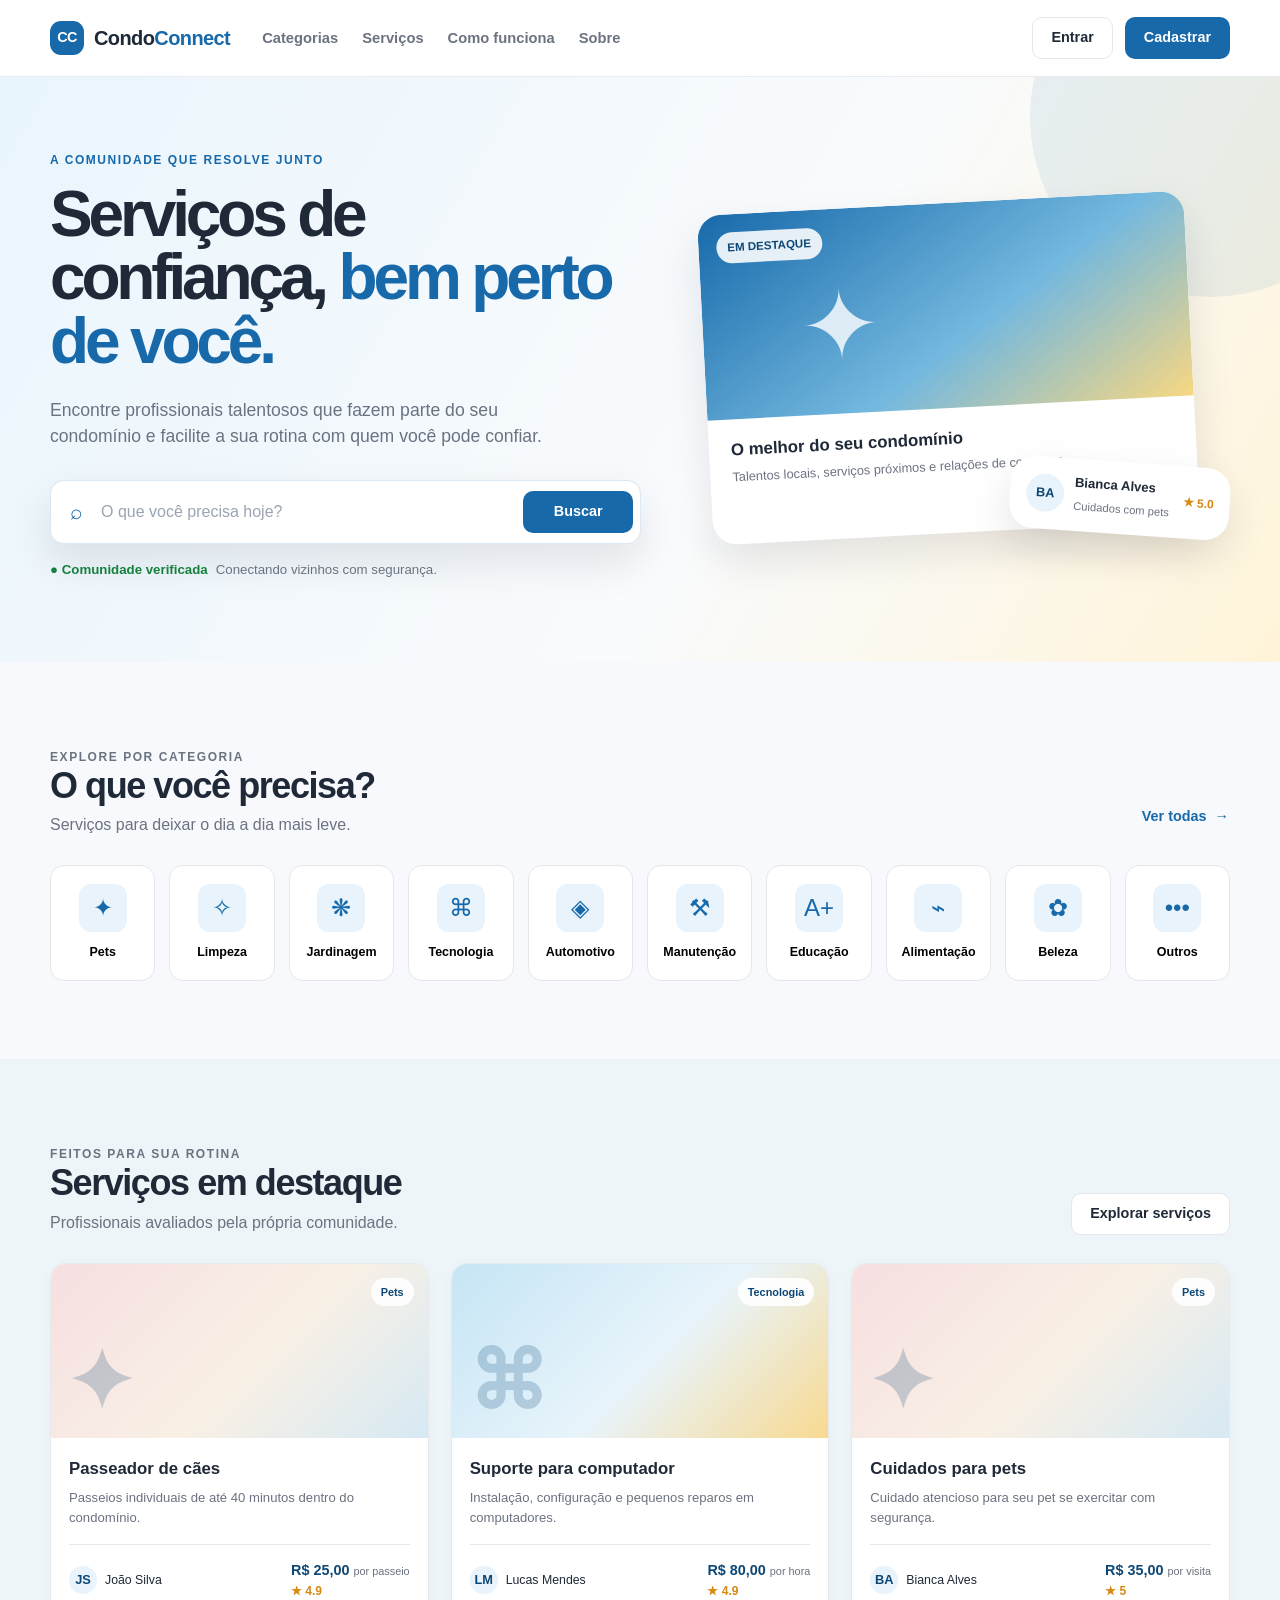
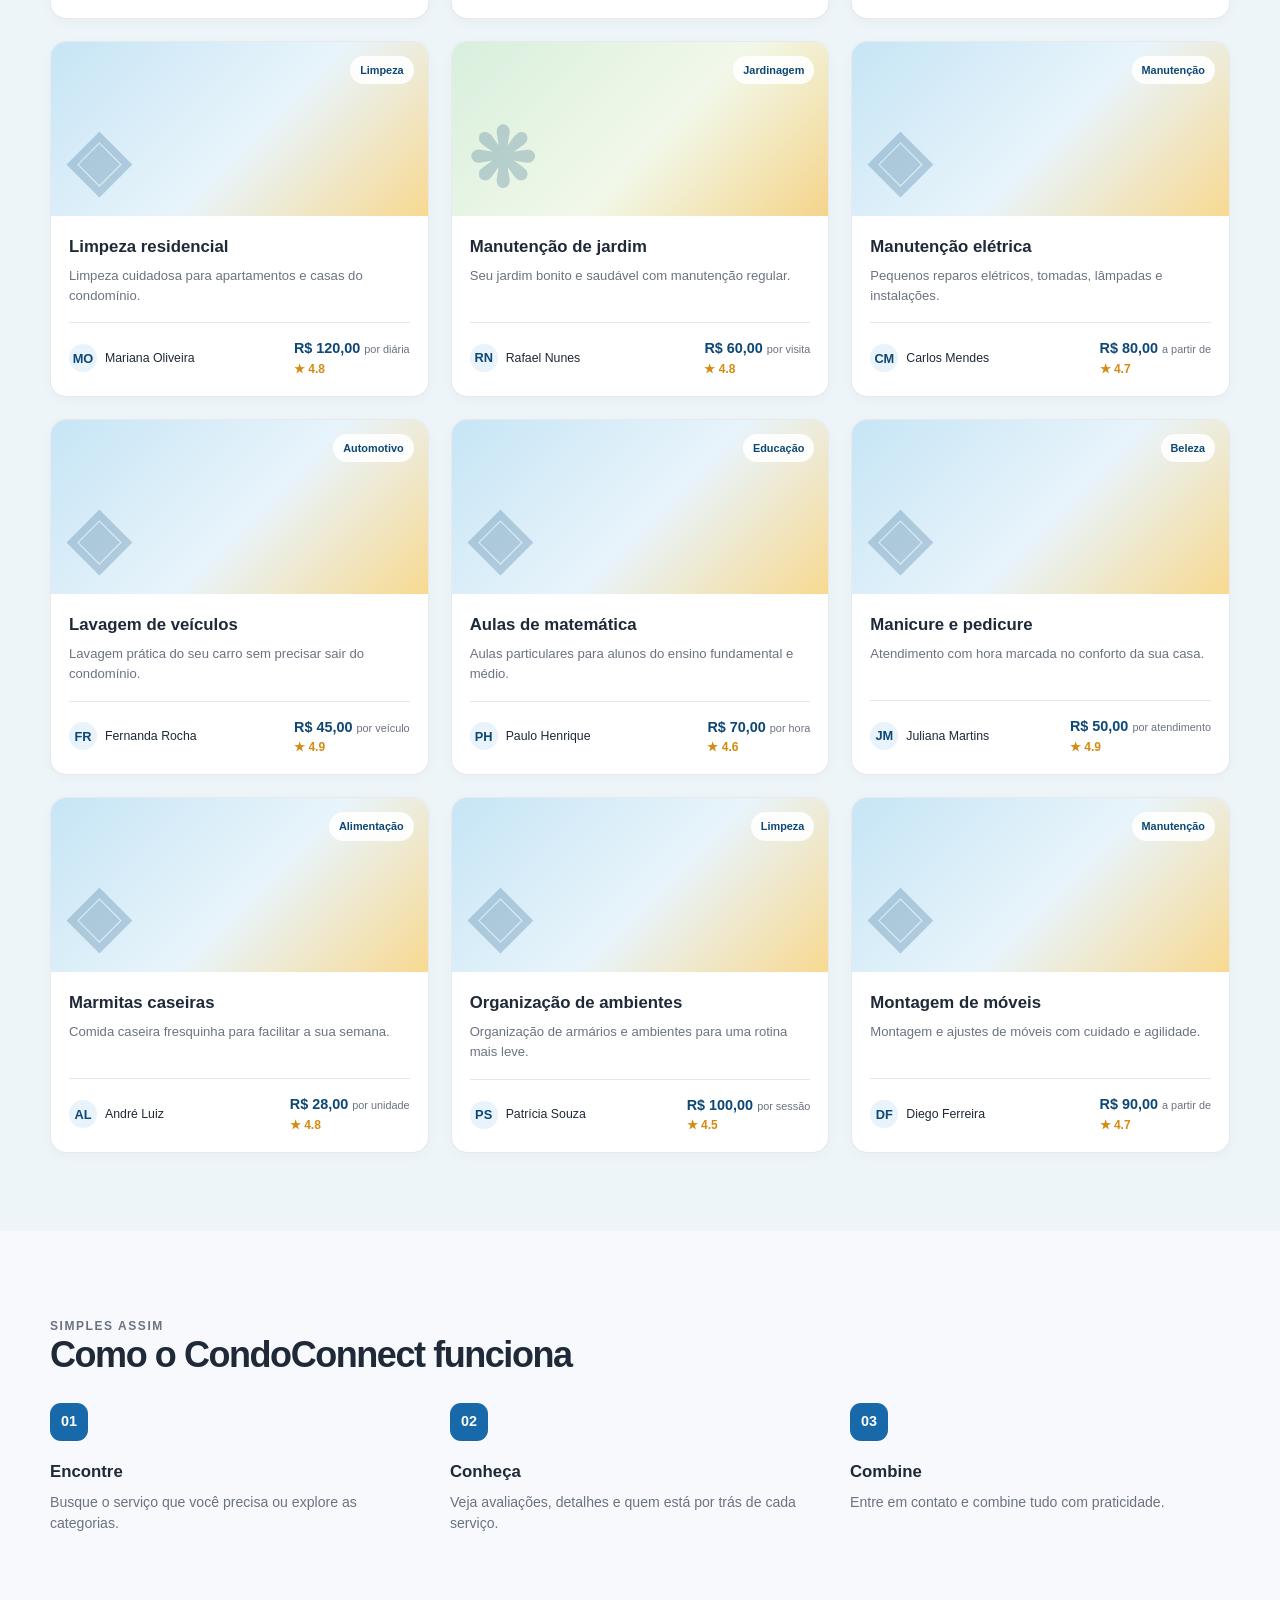
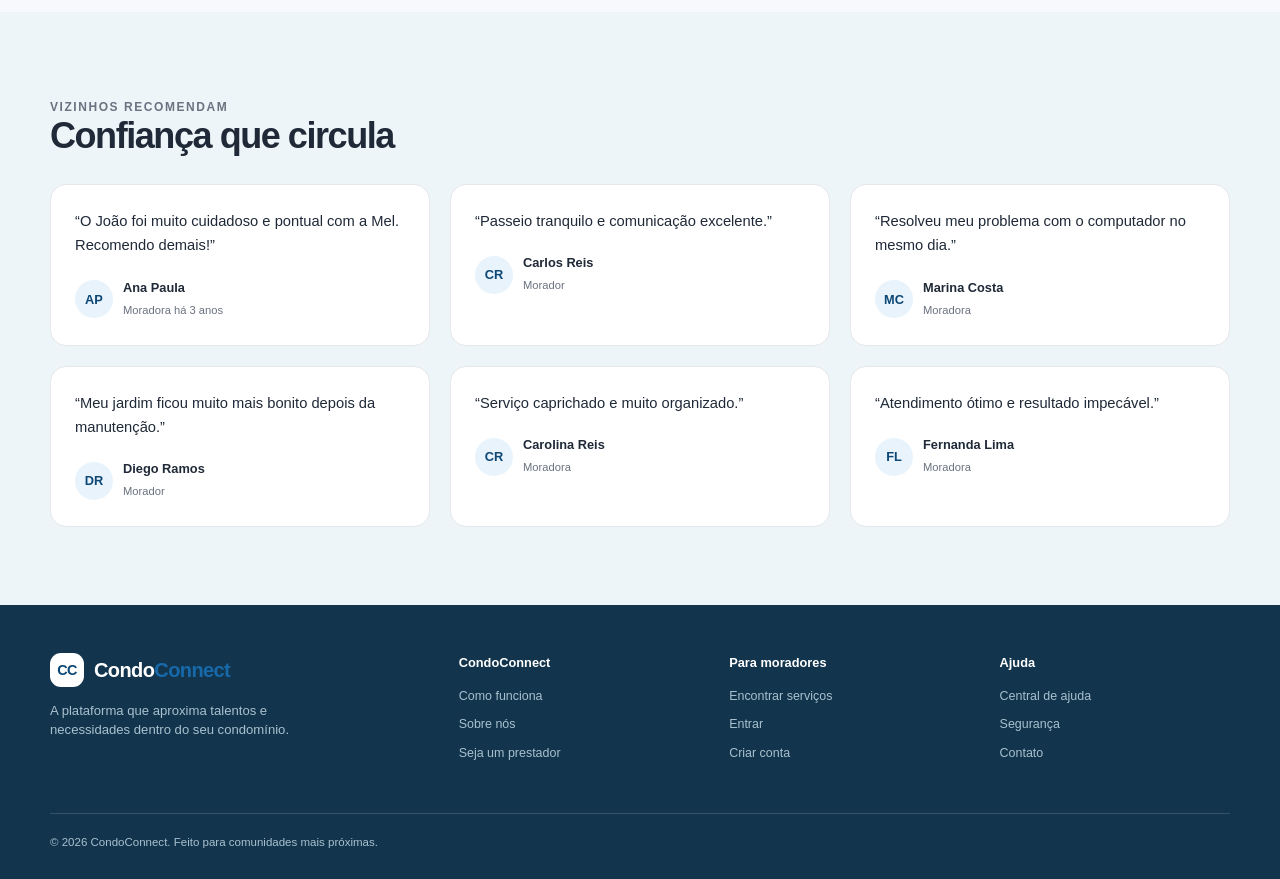
<file: index.html>
<!doctype html>
<html lang="pt-BR">
<head>
  <meta charset="utf-8">
  <meta name="viewport" content="width=device-width, initial-scale=1">
  <title>CondoConnect | Serviços perto de você</title>
  <link rel="stylesheet" href="css/style.css">
  <link rel="stylesheet" href="css/responsive.css">
</head>
<body data-page="home">
  <main id="app" class="page-shell"></main>
  <script type="module" src="js/app.js"></script>
</body>
</html>
</file>
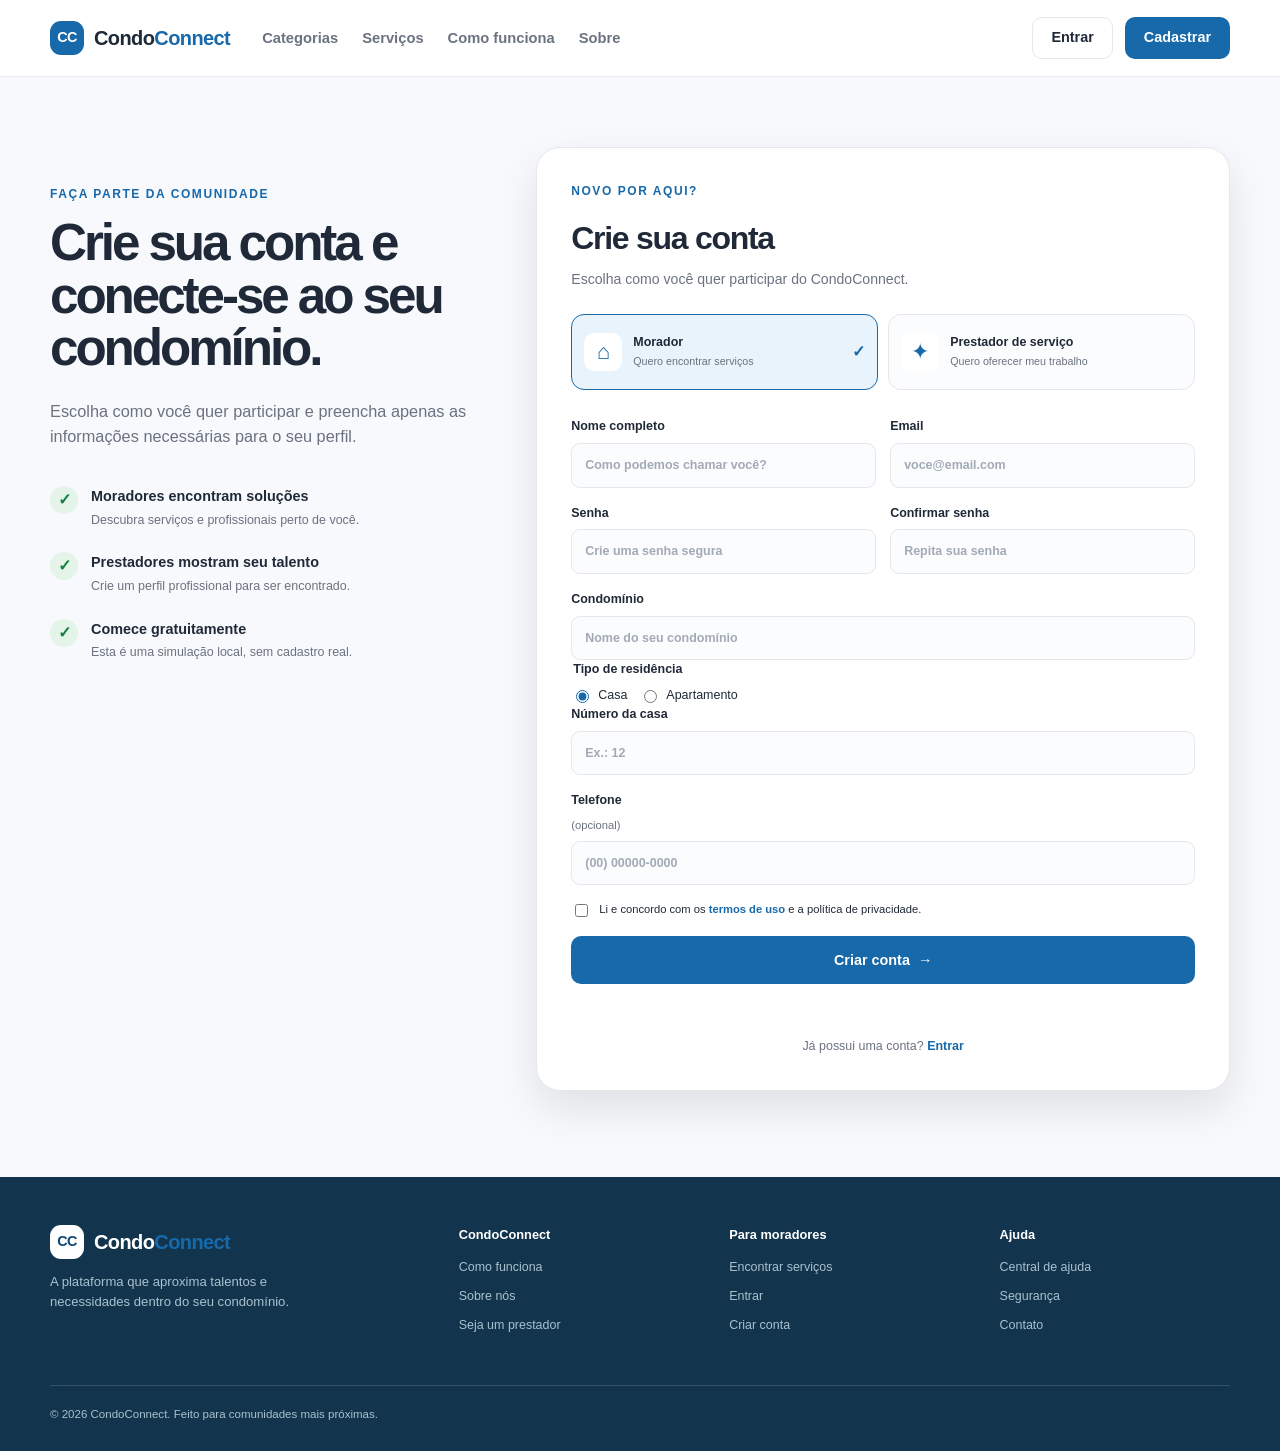
<file: cadastro.html>
<!doctype html>
<html lang="pt-BR">
<head>
  <meta charset="utf-8">
  <meta name="viewport" content="width=device-width, initial-scale=1">
  <title>Cadastrar | CondoConnect</title>
  <link rel="stylesheet" href="css/style.css">
  <link rel="stylesheet" href="css/responsive.css">
</head>
<body data-page="cadastro">
  <main id="app" class="page-shell"></main>
  <script type="module" src="js/app.js"></script>
</body>
</html>
</file>
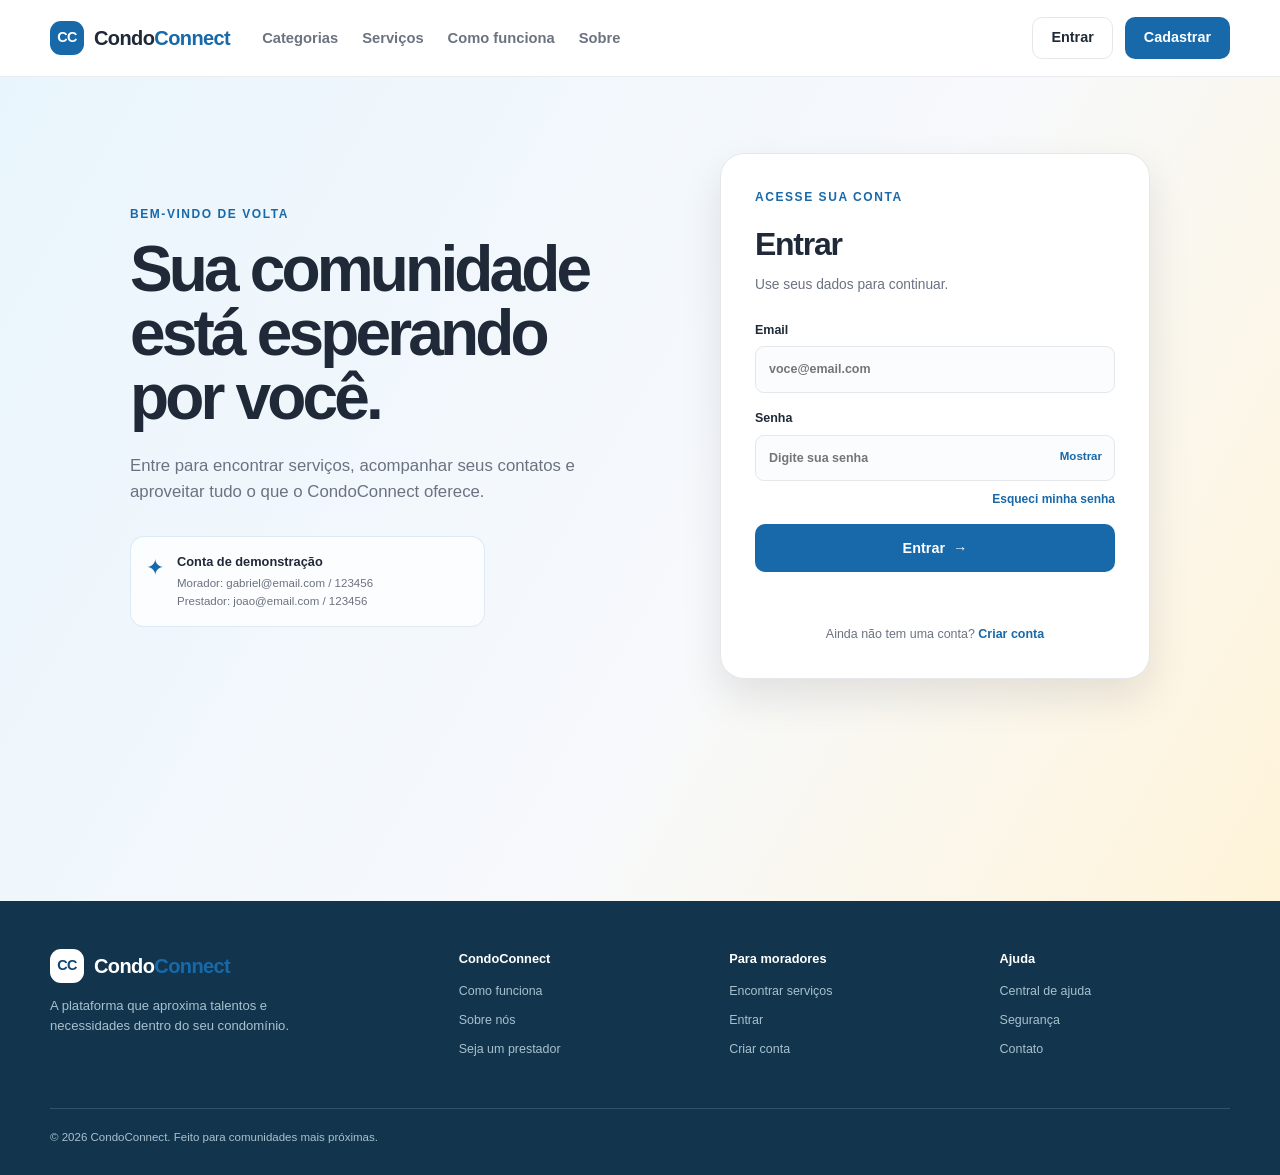
<file: login.html>
<!doctype html>
<html lang="pt-BR">
<head>
  <meta charset="utf-8">
  <meta name="viewport" content="width=device-width, initial-scale=1">
  <title>Entrar | CondoConnect</title>
  <link rel="stylesheet" href="css/style.css">
  <link rel="stylesheet" href="css/responsive.css">
</head>
<body data-page="login">
  <main id="app" class="page-shell"></main>
  <script type="module" src="js/app.js"></script>
</body>
</html>
</file>
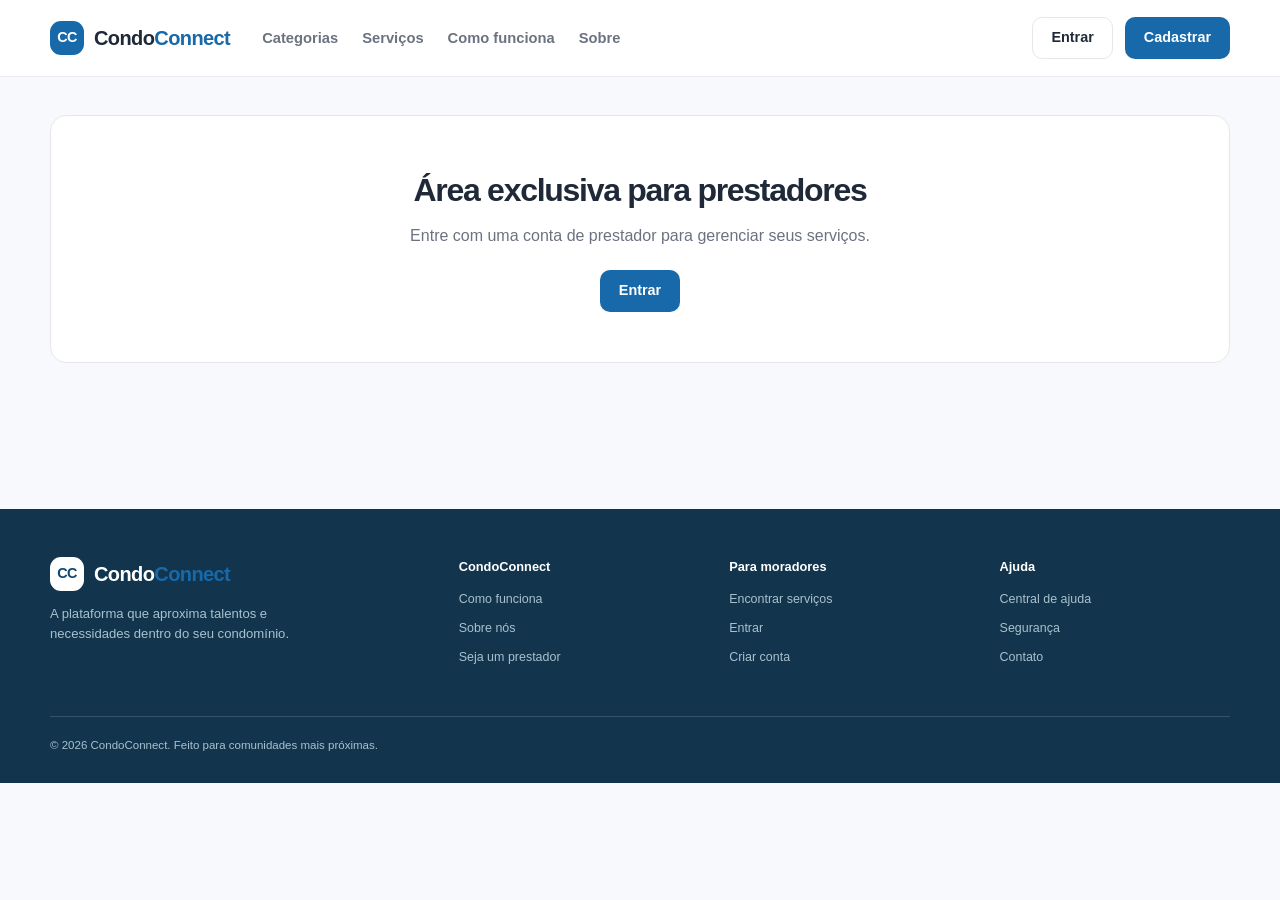
<file: meus-servicos.html>
<!doctype html>
<html lang="pt-BR">
<head>
  <meta charset="utf-8">
  <meta name="viewport" content="width=device-width, initial-scale=1">
  <title>Meus serviços | CondoConnect</title>
  <link rel="stylesheet" href="css/style.css">
  <link rel="stylesheet" href="css/responsive.css">
</head>
<body data-page="meus-servicos">
  <main id="app" class="page-shell"></main>
  <script type="module" src="js/app.js"></script>
</body>
</html>
</file>
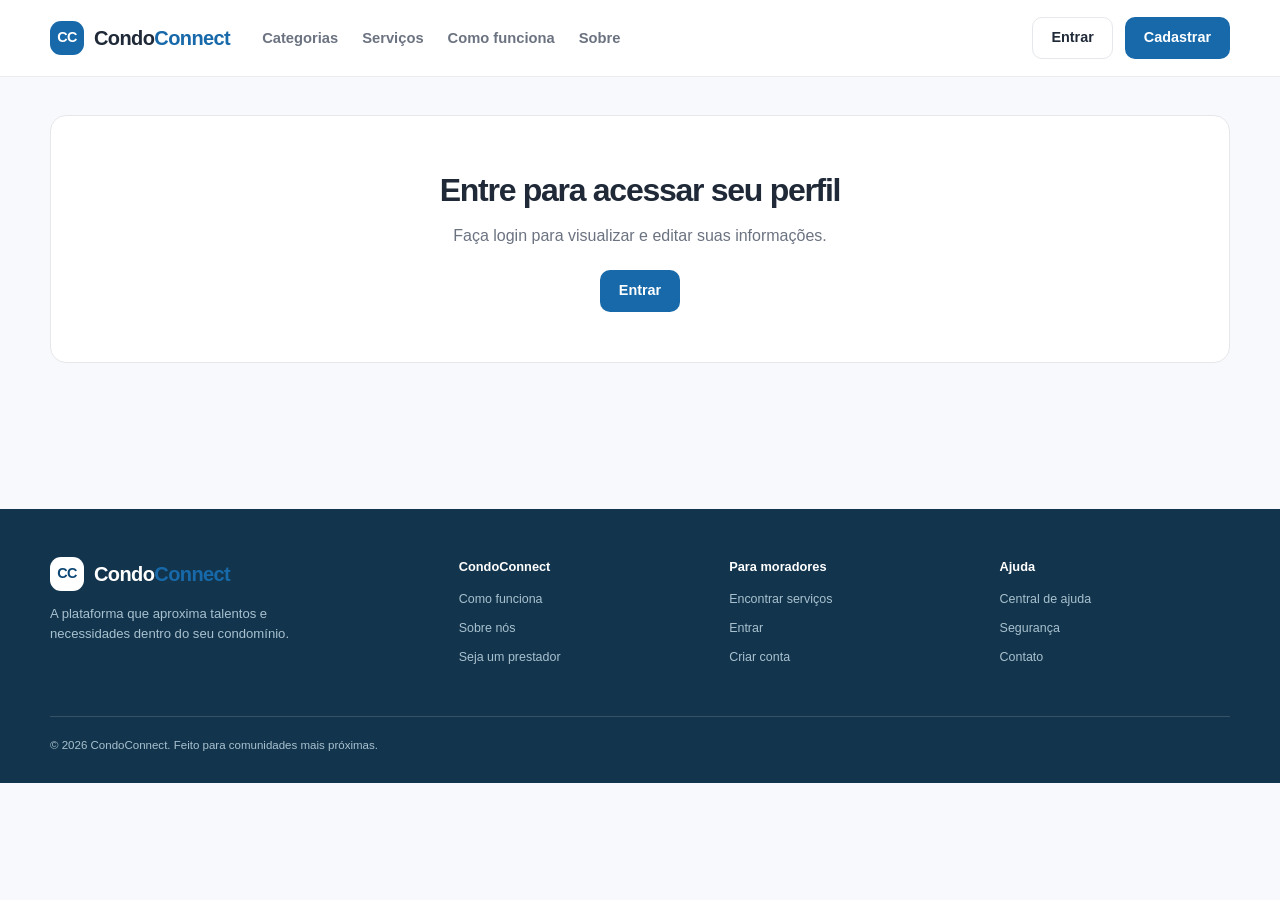
<file: perfil.html>
<!doctype html>
<html lang="pt-BR">
<head>
  <meta charset="utf-8">
  <meta name="viewport" content="width=device-width, initial-scale=1">
  <title>Meu perfil | CondoConnect</title>
  <link rel="stylesheet" href="css/style.css">
  <link rel="stylesheet" href="css/responsive.css">
</head>
<body data-page="perfil">
  <main id="app" class="page-shell"></main>
  <script type="module" src="js/app.js"></script>
</body>
</html>
</file>
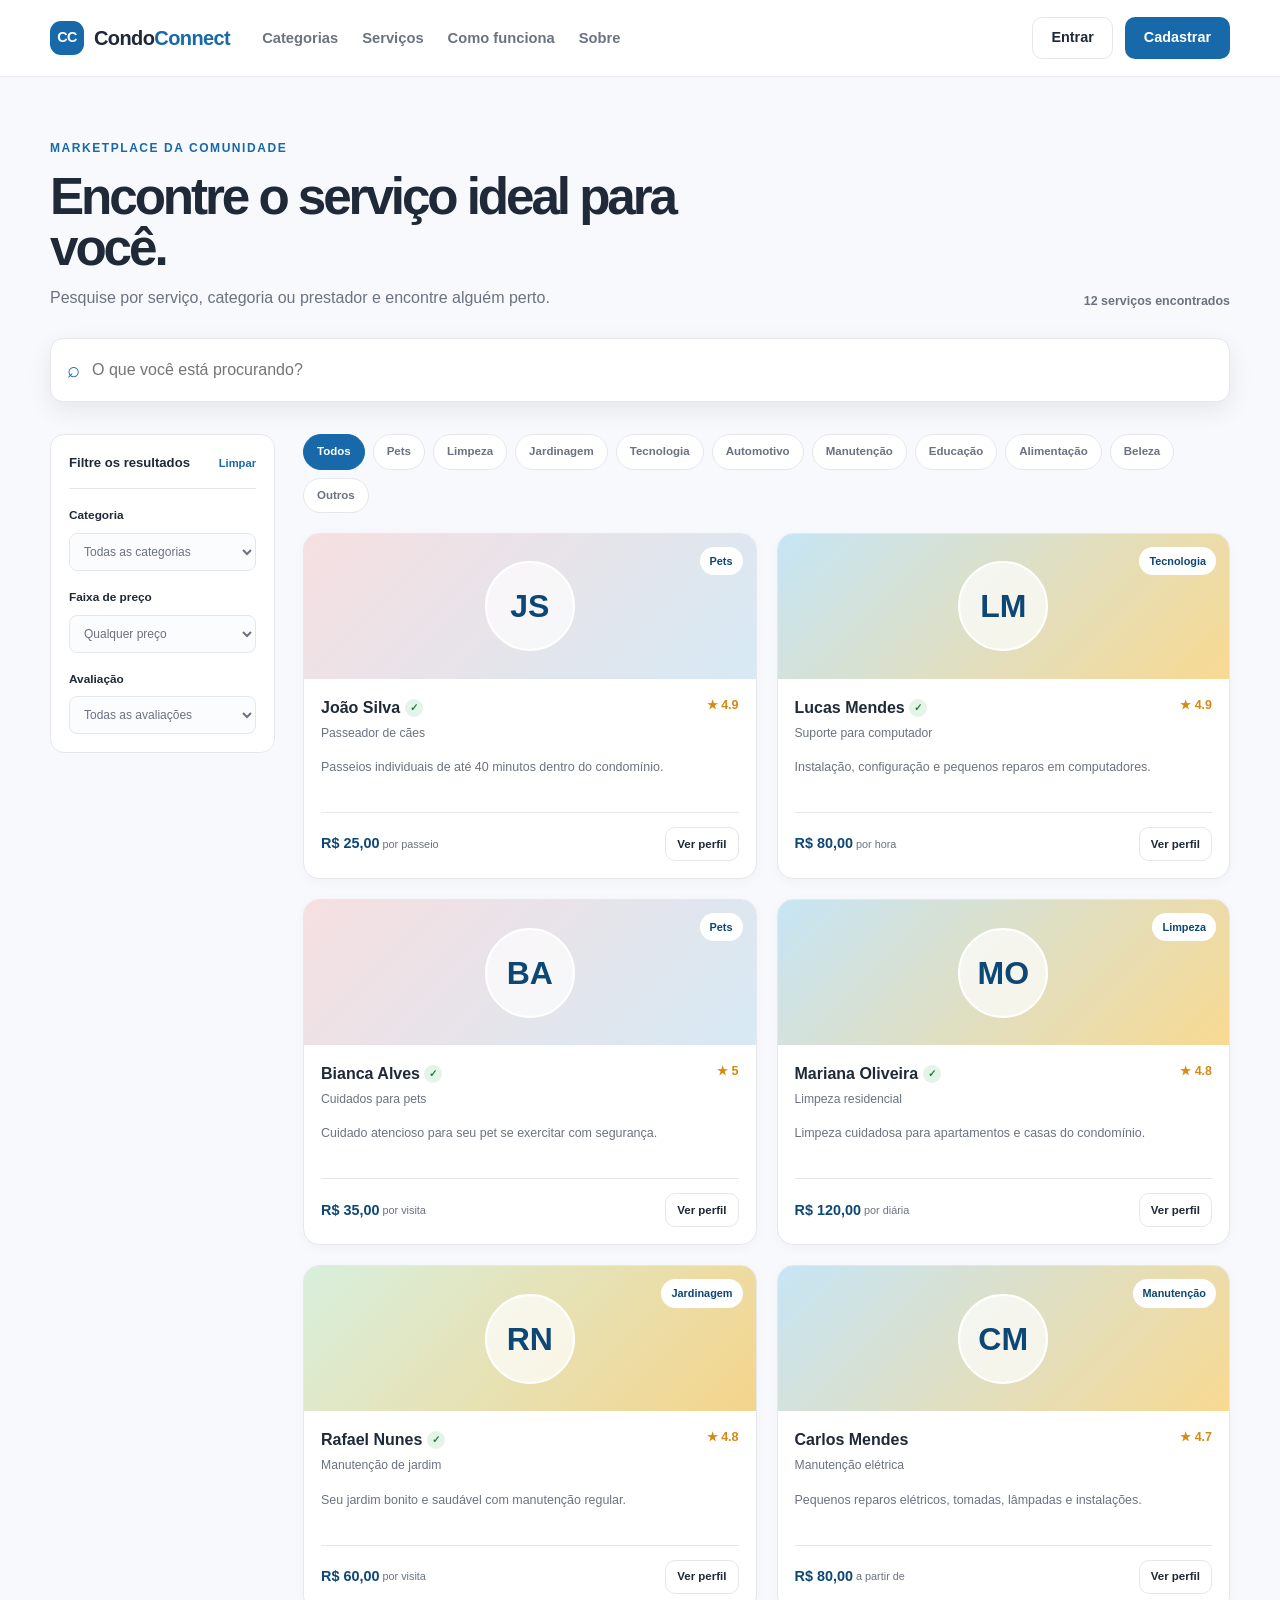
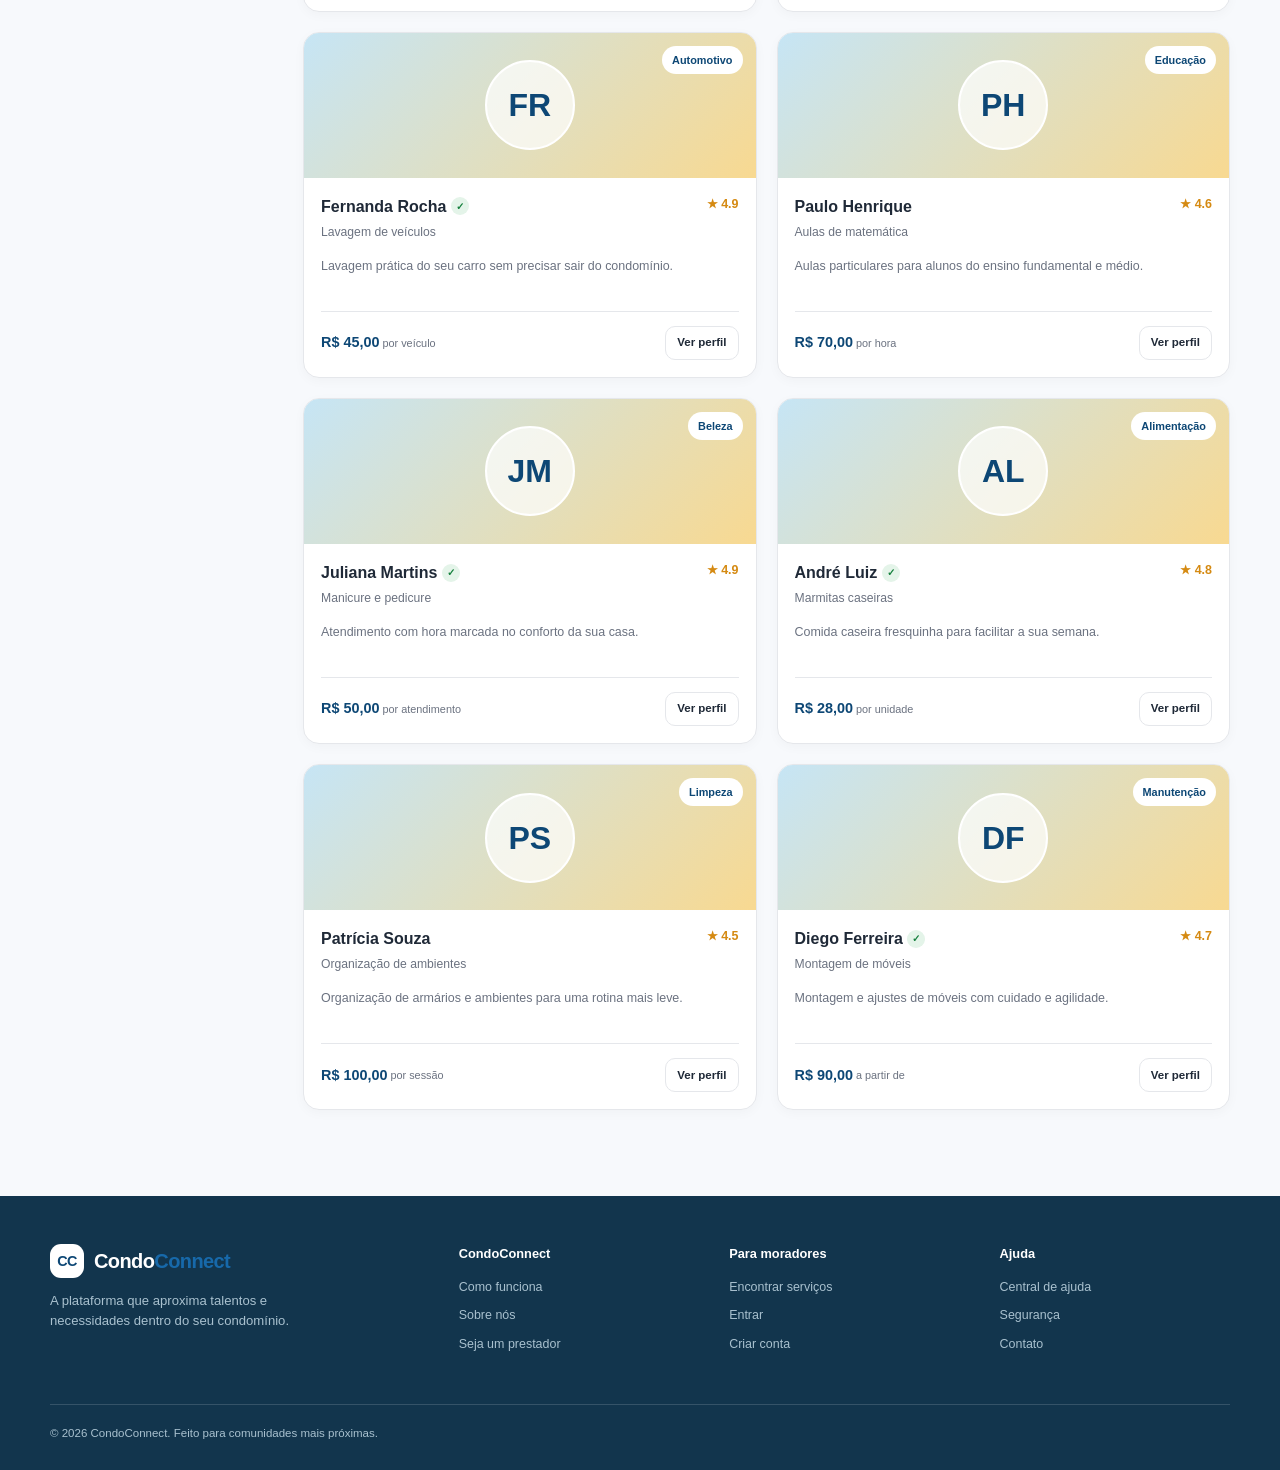
<file: servicos.html>
<!doctype html>
<html lang="pt-BR">
<head>
  <meta charset="utf-8">
  <meta name="viewport" content="width=device-width, initial-scale=1">
  <title>Serviços | CondoConnect</title>
  <link rel="stylesheet" href="css/style.css">
  <link rel="stylesheet" href="css/responsive.css">
</head>
<body data-page="servicos">
  <main id="app" class="page-shell"></main>
  <script type="module" src="js/app.js"></script>
</body>
</html>
</file>
<file: css/style.css>
:root {
  --color-primary: #1769aa;
  --color-primary-dark: #0d4775;
  --color-primary-soft: #e8f3fb;
  --color-background: #f7f9fc;
  --color-surface: #ffffff;
  --color-text: #1f2937;
  --color-muted: #6b7280;
  --color-border: #e5e7eb;
  --color-success: #15803d;
  --color-danger: #b91c1c;
  --color-accent: #f2b84b;
  --radius-sm: 8px;
  --radius-md: 16px;
  --radius-lg: 24px;
  --shadow-soft: 0 8px 24px rgba(15, 23, 42, 0.08);
  --shadow-card: 0 18px 42px rgba(15, 23, 42, 0.1);
  --content-width: 1180px;
}

* { box-sizing: border-box; }
[hidden] { display: none !important; }

html { scroll-behavior: smooth; }

body {
  margin: 0;
  background: var(--color-background);
  color: var(--color-text);
  font-family: "Trebuchet MS", "Segoe UI", sans-serif;
  line-height: 1.5;
}

.page-shell { min-height: 100vh; }

a { color: inherit; text-decoration: none; }
button, input { font: inherit; }
button { cursor: pointer; }

.container { width: min(calc(100% - 40px), var(--content-width)); margin: 0 auto; }
.site-header { background: var(--color-surface); border-bottom: 1px solid rgba(229, 231, 235, .8); }
.nav-bar { align-items: center; display: flex; gap: 32px; min-height: 76px; }
.brand { align-items: center; display: inline-flex; font-size: 1.25rem; font-weight: 800; gap: 10px; letter-spacing: -.03em; }
.brand-mark { align-items: center; background: var(--color-primary); border-radius: 11px; color: white; display: inline-flex; font-size: .9rem; height: 34px; justify-content: center; width: 34px; }
.brand-name span { color: var(--color-primary); }
.nav-links { align-items: center; display: flex; flex: 1; gap: 24px; }
.nav-links a { color: var(--color-muted); font-size: .92rem; font-weight: 700; }
.nav-links a:hover { color: var(--color-primary); }
.nav-actions { align-items: center; display: flex; gap: 12px; }
.user-greeting { color: var(--color-muted); font-size: .78rem; font-weight: 800; }
.button { align-items: center; border: 1px solid transparent; border-radius: 10px; display: inline-flex; font-size: .9rem; font-weight: 800; gap: 8px; justify-content: center; min-height: 42px; padding: 0 18px; transition: .2s ease; }
.button-primary { background: var(--color-primary); color: white; }
.button-primary:hover { background: var(--color-primary-dark); transform: translateY(-1px); }
.button-secondary { background: white; border-color: var(--color-border); color: var(--color-text); }
.button-secondary:hover { border-color: var(--color-primary); color: var(--color-primary); }
.button-quiet { color: var(--color-primary); padding: 0; }
.mobile-menu { background: transparent; border: 0; color: var(--color-text); display: none; font-size: 1.4rem; }

.hero { background: linear-gradient(120deg, #e9f5fc 0%, #f9fbfd 58%, #fff4d9 100%); overflow: hidden; padding: 74px 0 82px; position: relative; }
.hero::after { background: rgba(23, 105, 170, .08); border-radius: 50%; content: ""; height: 360px; position: absolute; right: -110px; top: -140px; width: 360px; }
.hero-grid { align-items: center; display: grid; gap: 54px; grid-template-columns: minmax(0, 1.05fr) minmax(340px, .95fr); position: relative; z-index: 1; }
.eyebrow { color: var(--color-primary); font-size: .75rem; font-weight: 900; letter-spacing: .13em; margin: 0 0 14px; text-transform: uppercase; }
.hero h1 { font-size: clamp(2.5rem, 5vw, 4.55rem); letter-spacing: -.065em; line-height: .99; margin: 0; max-width: 680px; }
.hero h1 span { color: var(--color-primary); }
.hero-copy { color: var(--color-muted); font-size: 1.1rem; margin: 24px 0 30px; max-width: 540px; }
.search-box { align-items: center; background: white; border: 1px solid rgba(23, 105, 170, .15); border-radius: 14px; box-shadow: var(--shadow-card); display: flex; max-width: 620px; padding: 7px; }
.search-icon { color: var(--color-primary); font-size: 1.3rem; padding: 0 12px; }
.search-box input { border: 0; color: var(--color-text); flex: 1; min-width: 0; outline: 0; padding: 12px 6px; }
.search-box input::placeholder { color: #9aa4b2; }
.search-box .button { min-width: 110px; }
.hero-note { align-items: center; color: var(--color-muted); display: flex; font-size: .83rem; gap: 8px; margin-top: 16px; }
.hero-note strong { color: var(--color-success); }
.hero-visual { min-height: 360px; position: relative; }
.hero-card { background: white; border-radius: var(--radius-lg); box-shadow: var(--shadow-card); overflow: hidden; position: absolute; }
.hero-card-main { height: 330px; inset: 18px 38px 18px 10px; transform: rotate(-3deg); }
.hero-card-art { background: linear-gradient(145deg, #1769aa, #73b8df 58%, #f8d782); height: 205px; position: relative; }
.hero-card-art::before { color: rgba(255,255,255,.8); content: "✦"; font-size: 6rem; left: 20%; position: absolute; top: 22%; }
.hero-card-body { padding: 18px 22px; }
.hero-card-body h3 { font-size: 1.05rem; margin: 0 0 5px; }
.hero-card-body p { color: var(--color-muted); font-size: .8rem; margin: 0; }
.hero-card-tag { background: rgba(255,255,255,.88); border-radius: 99px; color: var(--color-primary-dark); font-size: .72rem; font-weight: 900; left: 18px; padding: 7px 11px; position: absolute; top: 18px; }
.hero-card-float { bottom: 12px; padding: 14px 16px; right: 0; transform: rotate(4deg); width: 220px; }
.float-row { align-items: center; display: flex; gap: 10px; }
.avatar { align-items: center; background: var(--color-primary-soft); border-radius: 50%; color: var(--color-primary-dark); display: inline-flex; flex: 0 0 auto; font-size: .8rem; font-weight: 900; height: 38px; justify-content: center; width: 38px; }
.float-row strong { display: block; font-size: .82rem; }
.float-row small { color: var(--color-muted); font-size: .7rem; }
.rating { color: #d58a12; font-size: .75rem; font-weight: 900; margin-left: auto; }

.section { padding: 78px 0; }
.section-heading { align-items: end; display: flex; justify-content: space-between; margin-bottom: 28px; }
.section-heading h2 { font-size: clamp(1.6rem, 3vw, 2.25rem); letter-spacing: -.04em; line-height: 1.1; margin: 0; }
.section-heading p { color: var(--color-muted); margin: 8px 0 0; }
.section-heading > div:first-child { max-width: 560px; }
.category-grid { display: grid; gap: 14px; grid-template-columns: repeat(10, 1fr); }
.category-card { background: white; border: 1px solid var(--color-border); border-radius: 14px; padding: 18px 12px; text-align: center; transition: .2s ease; }
.category-card:hover, .category-card.is-active { border-color: var(--color-primary); box-shadow: var(--shadow-soft); transform: translateY(-3px); }
.category-icon { align-items: center; background: var(--color-primary-soft); border-radius: 12px; color: var(--color-primary); display: flex; font-size: 1.5rem; height: 48px; justify-content: center; margin: 0 auto 11px; width: 48px; }
.category-card strong { display: block; font-size: .78rem; }
.section-tinted { background: #eef5f9; }
.service-grid { display: grid; gap: 22px; grid-template-columns: repeat(3, 1fr); }
.service-card { background: white; border: 1px solid rgba(229, 231, 235, .9); border-radius: var(--radius-md); box-shadow: 0 3px 12px rgba(15, 23, 42, .03); overflow: hidden; }
.service-image { align-items: end; background: linear-gradient(135deg, #c6e5f5, #e8f4fb 54%, #f8d991); display: flex; height: 174px; padding: 16px; position: relative; }
.service-image.green { background: linear-gradient(135deg, #d8efdd, #f1f8e9 55%, #f5d48b); }
.service-image.pink { background: linear-gradient(135deg, #f6dfe1, #f9f0e5 55%, #d6e9f4); }
.service-visual-mark { color: rgba(13, 71, 117, .22); font-size: 5rem; font-weight: 900; line-height: 1; }
.service-category { background: rgba(255,255,255,.9); border-radius: 99px; color: var(--color-primary-dark); font-size: .68rem; font-weight: 900; padding: 6px 10px; position: absolute; right: 14px; top: 14px; }
.service-content { padding: 18px; }
.service-content h3 { font-size: 1.05rem; margin: 0 0 7px; }
.service-description { color: var(--color-muted); font-size: .82rem; margin: 0 0 17px; min-height: 39px; }
.service-meta { align-items: center; border-top: 1px solid var(--color-border); display: flex; justify-content: space-between; padding-top: 15px; }
.service-provider { align-items: center; display: flex; font-size: .77rem; gap: 8px; }
.service-provider .avatar { height: 28px; width: 28px; }
.service-price { color: var(--color-primary-dark); font-size: .9rem; font-weight: 900; }
.service-price small { color: var(--color-muted); font-size: .68rem; font-weight: 400; }
.empty-state { color: var(--color-muted); grid-column: 1 / -1; padding: 30px; text-align: center; }

.feature-grid { display: grid; gap: 20px; grid-template-columns: repeat(3, 1fr); }
.feature-card { padding-right: 24px; }
.feature-number { align-items: center; background: var(--color-primary); border-radius: 11px; color: white; display: flex; font-size: .9rem; font-weight: 900; height: 38px; justify-content: center; margin-bottom: 18px; width: 38px; }
.feature-card h3 { font-size: 1.05rem; margin: 0 0 8px; }
.feature-card p { color: var(--color-muted); font-size: .88rem; margin: 0; }
.quote-grid { display: grid; gap: 20px; grid-template-columns: repeat(3, 1fr); }
.quote-card { background: white; border: 1px solid var(--color-border); border-radius: var(--radius-md); padding: 24px; }
.quote-card blockquote { font-size: .92rem; line-height: 1.65; margin: 0 0 20px; }
.quote-author { align-items: center; display: flex; gap: 10px; }
.quote-author strong { display: block; font-size: .8rem; }
.quote-author small { color: var(--color-muted); font-size: .7rem; }
.site-footer { background: #12354d; color: #d9e7ef; padding: 48px 0 28px; }
.footer-grid { display: grid; gap: 40px; grid-template-columns: 1.6fr 1fr 1fr 1fr; }
.site-footer .brand { color: white; }
.site-footer .brand-mark { background: white; color: var(--color-primary-dark); }
.footer-copy { color: #a9c1cf; font-size: .82rem; max-width: 250px; }
.footer-column h3 { color: white; font-size: .8rem; margin: 0 0 14px; }
.footer-column a, .footer-column .footer-placeholder { color: #a9c1cf; display: block; font-size: .78rem; margin-bottom: 10px; }
.footer-column a:hover { color: white; }
.footer-bottom { border-top: 1px solid rgba(255,255,255,.15); color: #a9c1cf; font-size: .72rem; margin-top: 40px; padding-top: 20px; }

.signup-page { padding: 70px 0 86px; }
.signup-layout { align-items: start; display: grid; gap: 70px; grid-template-columns: minmax(260px, .75fr) minmax(540px, 1.25fr); }
.signup-intro { padding-top: 38px; }
.signup-intro h1 { font-size: clamp(2.25rem, 4vw, 3.7rem); letter-spacing: -.06em; line-height: 1.03; margin: 0; max-width: 520px; }
.signup-intro > p:not(.eyebrow) { color: var(--color-muted); font-size: 1.02rem; margin: 24px 0 38px; max-width: 470px; }
.signup-benefits { display: grid; gap: 23px; }
.signup-benefits > div { align-items: start; display: flex; gap: 13px; }
.benefit-icon { align-items: center; background: #e4f4e9; border-radius: 50%; color: var(--color-success); display: inline-flex; flex: 0 0 auto; font-weight: 900; height: 28px; justify-content: center; width: 28px; }
.signup-benefits strong, .signup-benefits small { display: block; }
.signup-benefits strong { font-size: .9rem; margin-bottom: 3px; }
.signup-benefits small { color: var(--color-muted); font-size: .78rem; line-height: 1.5; max-width: 330px; }
.signup-card { background: white; border: 1px solid var(--color-border); border-radius: var(--radius-lg); box-shadow: var(--shadow-card); padding: 34px; }
.signup-card-heading h2 { font-size: 2rem; letter-spacing: -.04em; margin: 0; }
.signup-card-heading > p:last-child { color: var(--color-muted); font-size: .88rem; margin: 7px 0 24px; }
.account-types { display: grid; gap: 10px; grid-template-columns: repeat(2, 1fr); margin-bottom: 27px; }
.account-type { align-items: center; background: #fbfcfe; border: 1px solid var(--color-border); border-radius: 13px; color: var(--color-text); display: flex; gap: 11px; min-height: 76px; padding: 12px; text-align: left; transition: .2s ease; }
.account-type:hover, .account-type.is-selected { background: var(--color-primary-soft); border-color: var(--color-primary); }
.account-type-icon { align-items: center; background: white; border-radius: 10px; color: var(--color-primary); display: inline-flex; flex: 0 0 auto; font-size: 1.35rem; height: 38px; justify-content: center; width: 38px; }
.account-type strong, .account-type small { display: block; }
.account-type strong { font-size: .78rem; line-height: 1.25; }
.account-type small { color: var(--color-muted); font-size: .67rem; margin-top: 3px; }
.account-check { color: var(--color-primary); display: none; font-weight: 900; margin-left: auto; }
.account-type.is-selected .account-check { display: inline; }
.signup-form { display: grid; gap: 16px; }
.signup-form label { color: var(--color-text); display: grid; font-size: .78rem; font-weight: 800; gap: 7px; }
.signup-form input:not([type="checkbox"]):not([type="radio"]):not([type="file"]), .signup-form textarea { background: #fbfcfe; border: 1px solid var(--color-border); border-radius: 9px; color: var(--color-text); outline: 0; padding: 12px 13px; transition: .2s ease; width: 100%; }
.signup-form input:not([type="checkbox"]):not([type="radio"]):not([type="file"]):focus, .signup-form textarea:focus { background: white; border-color: var(--color-primary); box-shadow: 0 0 0 3px rgba(23, 105, 170, .1); }
.signup-form input::placeholder, .signup-form textarea::placeholder { color: #a1aab6; }
.signup-form textarea { min-height: 88px; resize: vertical; }
.form-row { display: grid; gap: 14px; grid-template-columns: repeat(2, 1fr); }
.signup-form fieldset { border: 0; display: flex; flex-wrap: wrap; gap: 12px; margin: 0; min-width: 0; padding: 0; }
.signup-form legend { font-size: .78rem; font-weight: 800; margin-bottom: 7px; width: 100%; }
.signup-form label.choice { align-items: center; display: flex; font-size: .78rem; font-weight: 400; gap: 6px; }
.signup-form label.choice input { accent-color: var(--color-primary); width: auto; }
.label-optional { color: var(--color-muted); font-size: .7rem; font-weight: 400; }
.provider-fields { border-left: 3px solid var(--color-primary-soft); display: grid; gap: 16px; padding-left: 15px; }
.terms-check { align-items: start; display: flex !important; font-size: .7rem !important; font-weight: 400 !important; gap: 8px !important; grid-template-columns: auto 1fr; line-height: 1.45; }
.terms-check input { accent-color: var(--color-primary); margin-top: 3px; }
.terms-check a, .terms-check .terms-link-placeholder, .signin-prompt a { color: var(--color-primary); font-weight: 800; }
.signup-submit { min-height: 48px; width: 100%; }
.form-feedback { font-size: .76rem; margin: -3px 0 0; min-height: 18px; }
.form-feedback.is-error { color: var(--color-danger); }
.form-feedback.is-success { color: var(--color-success); }
.signin-prompt { color: var(--color-muted); font-size: .78rem; margin: 22px 0 0; text-align: center; }

.auth-page { background: linear-gradient(120deg, #e9f5fc 0%, #f7f9fc 57%, #fff4d9 100%); min-height: calc(100vh - 76px); padding: 76px 0; }
.auth-layout { align-items: center; display: grid; gap: 80px; grid-template-columns: minmax(0, 1fr) minmax(360px, 430px); max-width: 1020px; }
.auth-intro h1 { font-size: clamp(2.5rem, 5vw, 4.2rem); letter-spacing: -.06em; line-height: 1; margin: 0; max-width: 590px; }
.auth-intro > p:not(.eyebrow) { color: var(--color-muted); font-size: 1.05rem; margin: 24px 0 32px; max-width: 500px; }
.auth-highlight { align-items: start; background: rgba(255,255,255,.72); border: 1px solid rgba(23,105,170,.13); border-radius: 14px; display: flex; gap: 13px; max-width: 355px; padding: 15px; }
.auth-highlight > span { color: var(--color-primary); font-size: 1.35rem; }
.auth-highlight strong, .auth-highlight small { display: block; }
.auth-highlight strong { font-size: .8rem; }
.auth-highlight small { color: var(--color-muted); font-size: .72rem; line-height: 1.6; margin-top: 3px; }
.auth-card { background: white; border: 1px solid var(--color-border); border-radius: var(--radius-lg); box-shadow: var(--shadow-card); padding: 34px; }
.auth-card h2 { font-size: 2rem; letter-spacing: -.04em; margin: 0; }
.auth-subtitle { color: var(--color-muted); font-size: .86rem; margin: 7px 0 25px; }
.auth-form { display: grid; gap: 16px; }
.auth-form label { display: grid; font-size: .78rem; font-weight: 800; gap: 7px; }
.auth-form input { background: #fbfcfe; border: 1px solid var(--color-border); border-radius: 9px; color: var(--color-text); outline: 0; padding: 13px; width: 100%; }
.auth-form input:focus { background: white; border-color: var(--color-primary); box-shadow: 0 0 0 3px rgba(23,105,170,.1); }
.password-field { position: relative; }
.password-field input { padding-right: 70px; }
.password-field button { background: transparent; border: 0; color: var(--color-primary); font-size: .72rem; font-weight: 800; padding: 8px; position: absolute; right: 5px; top: 5px; }
.forgot-link { background: none; border: 0; color: var(--color-primary); cursor: pointer; font: inherit; font-size: .75rem; font-weight: 800; justify-self: end; margin-top: -7px; padding: 0; }
.auth-submit { min-height: 48px; width: 100%; }

.catalog-page { padding: 62px 0 86px; }
.catalog-heading { align-items: end; display: flex; justify-content: space-between; margin-bottom: 28px; }
.catalog-heading h1 { font-size: clamp(2rem, 4vw, 3.4rem); letter-spacing: -.06em; line-height: 1; margin: 0; max-width: 650px; }
.catalog-heading p:not(.eyebrow) { color: var(--color-muted); margin: 13px 0 0; }
.catalog-count { color: var(--color-muted); font-size: .78rem; font-weight: 800; white-space: nowrap; }
.catalog-search { align-items: center; background: white; border: 1px solid var(--color-border); border-radius: 13px; box-shadow: var(--shadow-soft); display: flex; gap: 12px; margin-bottom: 32px; padding: 9px 16px; }
.catalog-search span { color: var(--color-primary); font-size: 1.35rem; }
.catalog-search input { border: 0; color: var(--color-text); flex: 1; outline: 0; padding: 10px 0; }
.catalog-layout { align-items: start; display: grid; gap: 28px; grid-template-columns: 225px minmax(0, 1fr); }
.filters-panel { background: white; border: 1px solid var(--color-border); border-radius: 14px; display: grid; gap: 18px; padding: 18px; position: sticky; top: 18px; }
.filter-heading { align-items: center; border-bottom: 1px solid var(--color-border); display: flex; justify-content: space-between; padding-bottom: 15px; }
.filter-heading strong { font-size: .82rem; }
.filter-heading button { background: transparent; border: 0; color: var(--color-primary); font-size: .7rem; font-weight: 800; padding: 0; }
.filters-panel label { color: var(--color-text); display: grid; font-size: .74rem; font-weight: 800; gap: 8px; }
.filters-panel select, .signup-form select { background: #fbfcfe; border: 1px solid var(--color-border); border-radius: 8px; color: var(--color-muted); font-size: .75rem; padding: 10px; }
.category-pills { display: flex; flex-wrap: wrap; gap: 8px; margin-bottom: 20px; }
.category-pill { background: white; border: 1px solid var(--color-border); border-radius: 99px; color: var(--color-muted); font-size: .72rem; font-weight: 800; padding: 8px 13px; }
.category-pill:hover, .category-pill.is-active { background: var(--color-primary); border-color: var(--color-primary); color: white; }
.provider-grid { display: grid; gap: 20px; grid-template-columns: repeat(2, minmax(0, 1fr)); }
.provider-card { background: white; border: 1px solid var(--color-border); border-radius: var(--radius-md); box-shadow: 0 3px 12px rgba(15,23,42,.03); overflow: hidden; }
.provider-card-image { align-items: center; background: linear-gradient(135deg, #c6e5f5, #f8d991); display: flex; height: 145px; justify-content: center; position: relative; }
.provider-card-image.green { background: linear-gradient(135deg, #d8efdd, #f5d48b); }
.provider-card-image.pink { background: linear-gradient(135deg, #f6dfe1, #d6e9f4); }
.provider-initials { align-items: center; background: rgba(255,255,255,.7); border: 2px solid white; border-radius: 50%; color: var(--color-primary-dark); display: flex; font-size: 2rem; font-weight: 900; height: 90px; justify-content: center; width: 90px; }
.provider-category { background: white; border-radius: 99px; color: var(--color-primary-dark); font-size: .68rem; font-weight: 900; padding: 6px 10px; position: absolute; right: 13px; top: 13px; }
.provider-card-content { padding: 17px; }
.provider-card-title { align-items: start; display: flex; justify-content: space-between; }
.provider-card-title h2 { font-size: 1rem; margin: 0; }
.provider-card-title p { color: var(--color-muted); font-size: .76rem; margin: 4px 0 0; }
.verified-badge, .verified-label { align-items: center; background: #e4f4e9; border-radius: 50%; color: var(--color-success); display: inline-flex; font-size: .64rem; height: 18px; justify-content: center; vertical-align: 2px; width: 18px; }
.verified-label { border-radius: 99px; font-size: .68rem; height: auto; padding: 6px 9px; vertical-align: middle; width: auto; }
.provider-rating, .profile-rating { color: #d58a12; font-size: .78rem; font-weight: 900; }
.provider-card-description { color: var(--color-muted); font-size: .78rem; line-height: 1.55; margin: 16px 0; min-height: 38px; }
.provider-card-meta { align-items: center; border-top: 1px solid var(--color-border); display: flex; gap: 3px; padding-top: 14px; }
.provider-card-meta strong { color: var(--color-primary-dark); font-size: .9rem; }
.provider-card-meta small { color: var(--color-muted); font-size: .68rem; flex: 1; }
.provider-card-meta .button { font-size: .72rem; min-height: 34px; padding: 0 11px; }

.profile-page { padding: 38px 0 86px; }
.back-link { color: var(--color-primary); display: inline-block; font-size: .78rem; font-weight: 800; margin-bottom: 25px; }
.profile-hero { align-items: center; background: white; border: 1px solid var(--color-border); border-radius: var(--radius-lg); box-shadow: var(--shadow-soft); display: flex; gap: 22px; padding: 30px; }
.profile-avatar { align-items: center; background: var(--color-primary-soft); border-radius: 50%; color: var(--color-primary-dark); display: flex; flex: 0 0 auto; font-size: 2rem; font-weight: 900; height: 110px; justify-content: center; width: 110px; }
.profile-heading { flex: 1; }
.profile-heading .eyebrow { margin-bottom: 8px; }
.profile-heading h1 { font-size: clamp(1.8rem, 4vw, 2.8rem); letter-spacing: -.05em; margin: 0; }
.profile-heading > p:not(.eyebrow) { color: var(--color-muted); margin: 7px 0 12px; }
.profile-rating span { color: var(--color-muted); font-size: .73rem; font-weight: 400; }
.profile-grid { display: grid; gap: 28px; grid-template-columns: minmax(0, 1fr) 300px; margin-top: 28px; }
.profile-main, .profile-info-card { background: white; border: 1px solid var(--color-border); border-radius: var(--radius-md); padding: 25px; }
.profile-section + .profile-section { border-top: 1px solid var(--color-border); margin-top: 28px; padding-top: 28px; }
.profile-section h2 { font-size: 1.35rem; margin: 0 0 8px; }
.profile-section > p:not(.eyebrow) { color: var(--color-muted); font-size: .9rem; line-height: 1.7; margin: 0; }
.review-list { display: grid; gap: 18px; }
.review-item { border-bottom: 1px solid var(--color-border); padding-bottom: 17px; }
.review-item:last-child { border-bottom: 0; padding-bottom: 0; }
.review-item-head { align-items: center; display: flex; gap: 9px; }
.review-item-head strong, .review-item-head small { display: block; }
.review-item-head strong { font-size: .78rem; }
.review-item-head small { color: #d58a12; font-size: .7rem; margin-top: 2px; }
.review-item p { color: var(--color-muted); font-size: .8rem; margin: 10px 0 0 47px; }
.profile-info-card { display: grid; gap: 25px; }
.profile-info-card > div { border-bottom: 1px solid var(--color-border); padding-bottom: 20px; }
.profile-info-card > div:last-child { border-bottom: 0; padding-bottom: 0; }
.profile-info-card small, .profile-info-card strong, .profile-info-card span { display: block; }
.profile-info-card small { color: var(--color-muted); font-size: .72rem; margin-bottom: 5px; }
.profile-info-card strong { color: var(--color-primary-dark); font-size: 1.25rem; }
.profile-info-card div > span { color: var(--color-muted); font-size: .72rem; }
.availability-list { display: grid; gap: 5px; }
.availability-list span { color: var(--color-text) !important; font-size: .78rem !important; font-weight: 400 !important; }
.account-page-heading { align-items: end; display: flex; justify-content: space-between; margin-bottom: 28px; }
.account-page-heading h1 { font-size: clamp(2rem, 4vw, 3.2rem); letter-spacing: -.06em; margin: 0; }
.account-page-heading p:not(.eyebrow) { color: var(--color-muted); margin: 8px 0 0; }
.account-type-label { background: var(--color-primary-soft); border-radius: 99px; color: var(--color-primary-dark); font-size: .75rem; font-weight: 900; padding: 9px 13px; }
.account-layout { align-items: start; display: grid; gap: 28px; grid-template-columns: minmax(0, 1fr) 280px; }
.account-card { background: white; border: 1px solid var(--color-border); border-radius: var(--radius-md); padding: 26px; }
.account-profile-head { align-items: center; border-bottom: 1px solid var(--color-border); display: flex; gap: 16px; margin-bottom: 24px; padding-bottom: 22px; }
.account-profile-head .profile-avatar { height: 78px; width: 78px; }
.account-profile-head h2 { font-size: 1.25rem; margin: 0; }
.account-profile-head p { color: var(--color-muted); font-size: .78rem; margin: 4px 0 0; }
.account-form { display: grid; gap: 17px; }
.account-form label { display: grid; font-size: .78rem; font-weight: 800; gap: 7px; }
.account-form input { background: #fbfcfe; border: 1px solid var(--color-border); border-radius: 9px; color: var(--color-text); padding: 12px; width: 100%; }
.account-form input:focus { border-color: var(--color-primary); outline: 0; }
.account-details { background: var(--color-background); border-radius: 10px; display: grid; gap: 4px; padding: 14px; }
.account-details strong { font-size: .8rem; }
.account-details span { color: var(--color-muted); font-size: .76rem; }
.account-summary { display: grid; gap: 19px; }
.account-summary > div { border-bottom: 1px solid var(--color-border); display: grid; gap: 5px; padding-bottom: 17px; }
.account-summary small { color: var(--color-muted); font-size: .7rem; }
.account-summary strong { font-size: .84rem; }
.status-positive { color: var(--color-success); }
.account-summary .button { font-size: .76rem; }
.empty-panel { background: white; border: 1px solid var(--color-border); border-radius: var(--radius-md); margin-bottom: 60px; padding: 50px; text-align: center; }
.empty-panel h1 { font-size: 2rem; letter-spacing: -.04em; margin: 0; }
.empty-panel p { color: var(--color-muted); margin: 10px 0 22px; }
.new-service-panel { background: white; border: 1px solid var(--color-border); border-radius: var(--radius-md); margin-bottom: 28px; padding: 22px; }
.new-service-panel .signup-form { max-width: 760px; }
.my-services-grid .provider-card { min-width: 0; }
.profile-avatar img, .avatar img { border-radius: inherit; height: 100%; object-fit: cover; width: 100%; }
.profile-avatar span[hidden], .profile-avatar img[hidden] { display: none; }
.provider-cover-photo { height: 100%; object-fit: cover; position: absolute; inset: 0; width: 100%; }
.profile-service-summary { align-items: center; background: var(--color-background); border-radius: 10px; display: flex; flex-wrap: wrap; gap: 8px 18px; margin-top: 18px; padding: 13px 15px; }
.profile-service-summary strong { font-size: .83rem; }
.profile-service-summary span { color: var(--color-primary-dark); font-size: .8rem; font-weight: 800; }
.booking-section { align-items: start; border-top: 1px solid var(--color-border); display: grid; gap: 44px; grid-template-columns: minmax(220px, .8fr) minmax(340px, 1.2fr); margin-top: 40px; padding-top: 38px; }
.booking-copy h2, .booking-requests h2 { font-size: 1.55rem; letter-spacing: -.04em; margin: 0; }
.booking-copy > p:not(.eyebrow) { color: var(--color-muted); font-size: .88rem; line-height: 1.6; margin: 12px 0 20px; }
.calendar-legend { display: grid; gap: 9px; }
.calendar-legend span { align-items: center; color: var(--color-muted); display: flex; font-size: .74rem; gap: 8px; }
.calendar-legend i { background: white; border: 1px solid var(--color-primary); border-radius: 50%; height: 12px; width: 12px; }
.calendar-legend .legend-requested { background: #e9edf2; border-color: #ccd4dd; }
.calendar-card { background: white; border: 1px solid var(--color-border); border-radius: var(--radius-md); box-shadow: var(--shadow-soft); padding: 22px; }
.calendar-heading { align-items: center; display: flex; justify-content: space-between; margin-bottom: 18px; }
.calendar-heading h3 { font-size: 1rem; margin: 0; text-transform: capitalize; }
.calendar-nav { align-items: center; background: white; border: 1px solid var(--color-border); border-radius: 8px; color: var(--color-primary-dark); display: inline-flex; font-size: 1rem; height: 34px; justify-content: center; width: 34px; }
.calendar-nav:disabled { color: #b8c0c9; cursor: not-allowed; }
.calendar-weekdays, .calendar-days { display: grid; gap: 7px; grid-template-columns: repeat(7, minmax(0, 1fr)); }
.calendar-weekdays { margin-bottom: 8px; }
.calendar-weekdays span { color: var(--color-muted); font-size: .68rem; font-weight: 800; text-align: center; }
.calendar-day, .calendar-empty { align-items: center; aspect-ratio: 1; display: flex; justify-content: center; min-width: 0; position: relative; }
.calendar-day { background: #f8fbfd; border: 1px solid transparent; border-radius: 9px; color: var(--color-text); font-size: .78rem; transition: .15s ease; }
.calendar-day:not(:disabled):hover { background: var(--color-primary-soft); border-color: var(--color-primary); color: var(--color-primary-dark); }
.calendar-day.is-today { border-color: var(--color-primary); font-weight: 900; }
.calendar-day:disabled { background: #f3f5f7; color: #adb5bf; cursor: not-allowed; }
.calendar-day.is-requested { color: #8b95a1; text-decoration: line-through; }
.calendar-dot { background: #8593a2; border-radius: 50%; bottom: 5px; height: 4px; position: absolute; width: 4px; }
.booking-feedback { color: var(--color-danger); font-size: .76rem; margin-top: 15px; }
.booking-feedback.is-success { color: var(--color-success); }
.booking-action { align-items: center; border-top: 1px solid var(--color-border); display: flex; flex-wrap: wrap; gap: 12px; justify-content: space-between; margin-top: 12px; padding-top: 15px; }
.booking-action p { color: var(--color-muted); font-size: .76rem; margin: 0; }
.booking-action strong { color: var(--color-text); }
.booking-action .button { min-height: 38px; }
.booking-login-note { color: var(--color-muted); font-size: .73rem; margin: 14px 0 0; }
.booking-login-note a { color: var(--color-primary); font-weight: 800; }
.booking-requests { border-top: 1px solid var(--color-border); margin-top: 35px; padding-top: 30px; }
.booking-request-list { display: grid; gap: 10px; margin-top: 18px; }
.booking-request-item { align-items: center; background: white; border: 1px solid var(--color-border); border-radius: 10px; display: flex; justify-content: space-between; padding: 13px 16px; }
.booking-request-item strong, .booking-request-item span { display: block; }
.booking-request-item strong { font-size: .8rem; }
.booking-request-item div > span { color: var(--color-muted); font-size: .72rem; margin-top: 4px; }
.request-status { background: #fff4d9; border-radius: 99px; color: #8a5b0b; font-size: .68rem; font-weight: 800; padding: 6px 10px; }
.booking-empty { color: var(--color-muted); font-size: .8rem; margin: 12px 0 0; }
.account-form textarea { background: #fbfcfe; border: 1px solid var(--color-border); border-radius: 9px; color: var(--color-text); font: inherit; font-size: .83rem; outline: 0; padding: 12px; resize: vertical; width: 100%; }
.account-form textarea:focus { border-color: var(--color-primary); box-shadow: 0 0 0 3px rgba(23,105,170,.1); }
.field-hint { color: var(--color-muted); font-size: .68rem; font-weight: 400; }
.photo-upload-label input { background: white; border: 1px dashed #b9c9d5; border-radius: 9px; color: var(--color-muted); font-size: .76rem; padding: 10px; }

@media (max-width: 980px) {
  .category-grid { grid-template-columns: repeat(5, 1fr); }
  .service-grid { grid-template-columns: repeat(2, minmax(0, 1fr)); }
  .hero-grid { grid-template-columns: 1fr; }
  .hero-visual { margin: 0 auto; max-width: 500px; width: 100%; }
  .signup-layout { gap: 35px; grid-template-columns: 1fr; }
  .signup-intro { padding-top: 0; }
  .signup-intro h1 { max-width: 650px; }
}
</file>
<file: css/responsive.css>
@media (max-width: 768px) {
  :root { --radius-md: 12px; }

  .container { width: min(calc(100% - 28px), var(--content-width)); }
  .nav-bar { gap: 14px; min-height: 68px; }
  .mobile-menu { display: block; margin-left: auto; }
  .nav-links, .nav-actions { display: none; }
  .nav-bar.is-open { flex-wrap: wrap; }
  .nav-bar.is-open .nav-links, .nav-bar.is-open .nav-actions { display: flex; width: 100%; }
  .nav-bar.is-open .nav-links { align-items: stretch; flex-direction: column; gap: 0; order: 3; }
  .nav-bar.is-open .nav-links a { border-top: 1px solid var(--color-border); padding: 12px 0; }
  .nav-bar.is-open .nav-actions { padding-bottom: 14px; }
  .hero { padding: 52px 0 54px; }
  .hero h1 { font-size: clamp(2.35rem, 13vw, 3.7rem); }
  .hero-copy { font-size: 1rem; }
  .search-box { align-items: stretch; flex-wrap: wrap; }
  .search-icon { padding: 10px 10px 10px 12px; }
  .search-box input { flex-basis: calc(100% - 48px); }
  .search-box .button { margin-top: 5px; width: 100%; }
  .hero-visual { min-height: 295px; }
  .hero-card-main { height: 270px; inset: 14px 25px 14px 5px; }
  .hero-card-art { height: 155px; }
  .hero-card-float { bottom: 0; width: 200px; }
  .section { padding: 56px 0; }
  .section-heading { align-items: start; flex-direction: column; gap: 14px; }
  .category-grid { gap: 10px; grid-template-columns: repeat(3, 1fr); }
  .category-card { padding: 14px 8px; }
  .feature-grid, .quote-grid { grid-template-columns: 1fr; }
  .service-card { max-width: 500px; width: 100%; }
  .footer-grid { grid-template-columns: repeat(2, 1fr); }
  .signup-page { padding: 45px 0 58px; }
  .signup-card { padding: 22px 17px; }
  .account-types, .form-row { grid-template-columns: 1fr; }
  .signup-intro > p:not(.eyebrow) { margin-bottom: 26px; }
  .auth-page { min-height: auto; padding: 48px 0 58px; }
  .auth-layout { gap: 32px; grid-template-columns: 1fr; }
  .auth-intro h1 { font-size: clamp(2.35rem, 12vw, 3.5rem); }
  .auth-card { padding: 23px 18px; }
  .catalog-page { padding: 42px 0 58px; }
  .catalog-heading { align-items: start; flex-direction: column; gap: 15px; }
  .catalog-heading h1 { font-size: clamp(2rem, 10vw, 3.2rem); }
  .catalog-layout { grid-template-columns: 1fr; }
  .filters-panel { position: static; }
  .provider-grid { grid-template-columns: 1fr; }
  .category-pills { flex-wrap: nowrap; overflow-x: auto; padding-bottom: 5px; }
  .category-pill { flex: 0 0 auto; }
  .profile-page { padding: 28px 0 58px; }
  .profile-hero { align-items: start; flex-wrap: wrap; padding: 21px; }
  .profile-avatar { height: 76px; width: 76px; font-size: 1.4rem; }
  .profile-heading { min-width: calc(100% - 100px); }
  .contact-button { width: 100%; }
  .profile-grid { grid-template-columns: 1fr; }
  .booking-section { gap: 22px; grid-template-columns: 1fr; margin-top: 30px; padding-top: 28px; }
  .calendar-card { padding: 16px 12px; }
  .calendar-weekdays, .calendar-days { gap: 4px; }
  .calendar-day { border-radius: 7px; font-size: .72rem; }
  .calendar-dot { bottom: 3px; }
  .booking-action { align-items: stretch; flex-direction: column; }
  .booking-action .button { width: 100%; }
  .booking-request-item { align-items: start; gap: 10px; }
  .account-page-heading { align-items: start; flex-direction: column; gap: 14px; }
  .account-layout { grid-template-columns: 1fr; }
  .account-card { padding: 20px 17px; }
  .empty-panel { padding: 35px 20px; }
  .new-service-panel { padding: 17px; }
}

@media (max-width: 430px) {
  .category-grid { grid-template-columns: repeat(2, 1fr); }
  .service-grid { grid-template-columns: 1fr; }
  .footer-grid { grid-template-columns: 1fr 1fr; gap: 28px 18px; }
}
</file>
